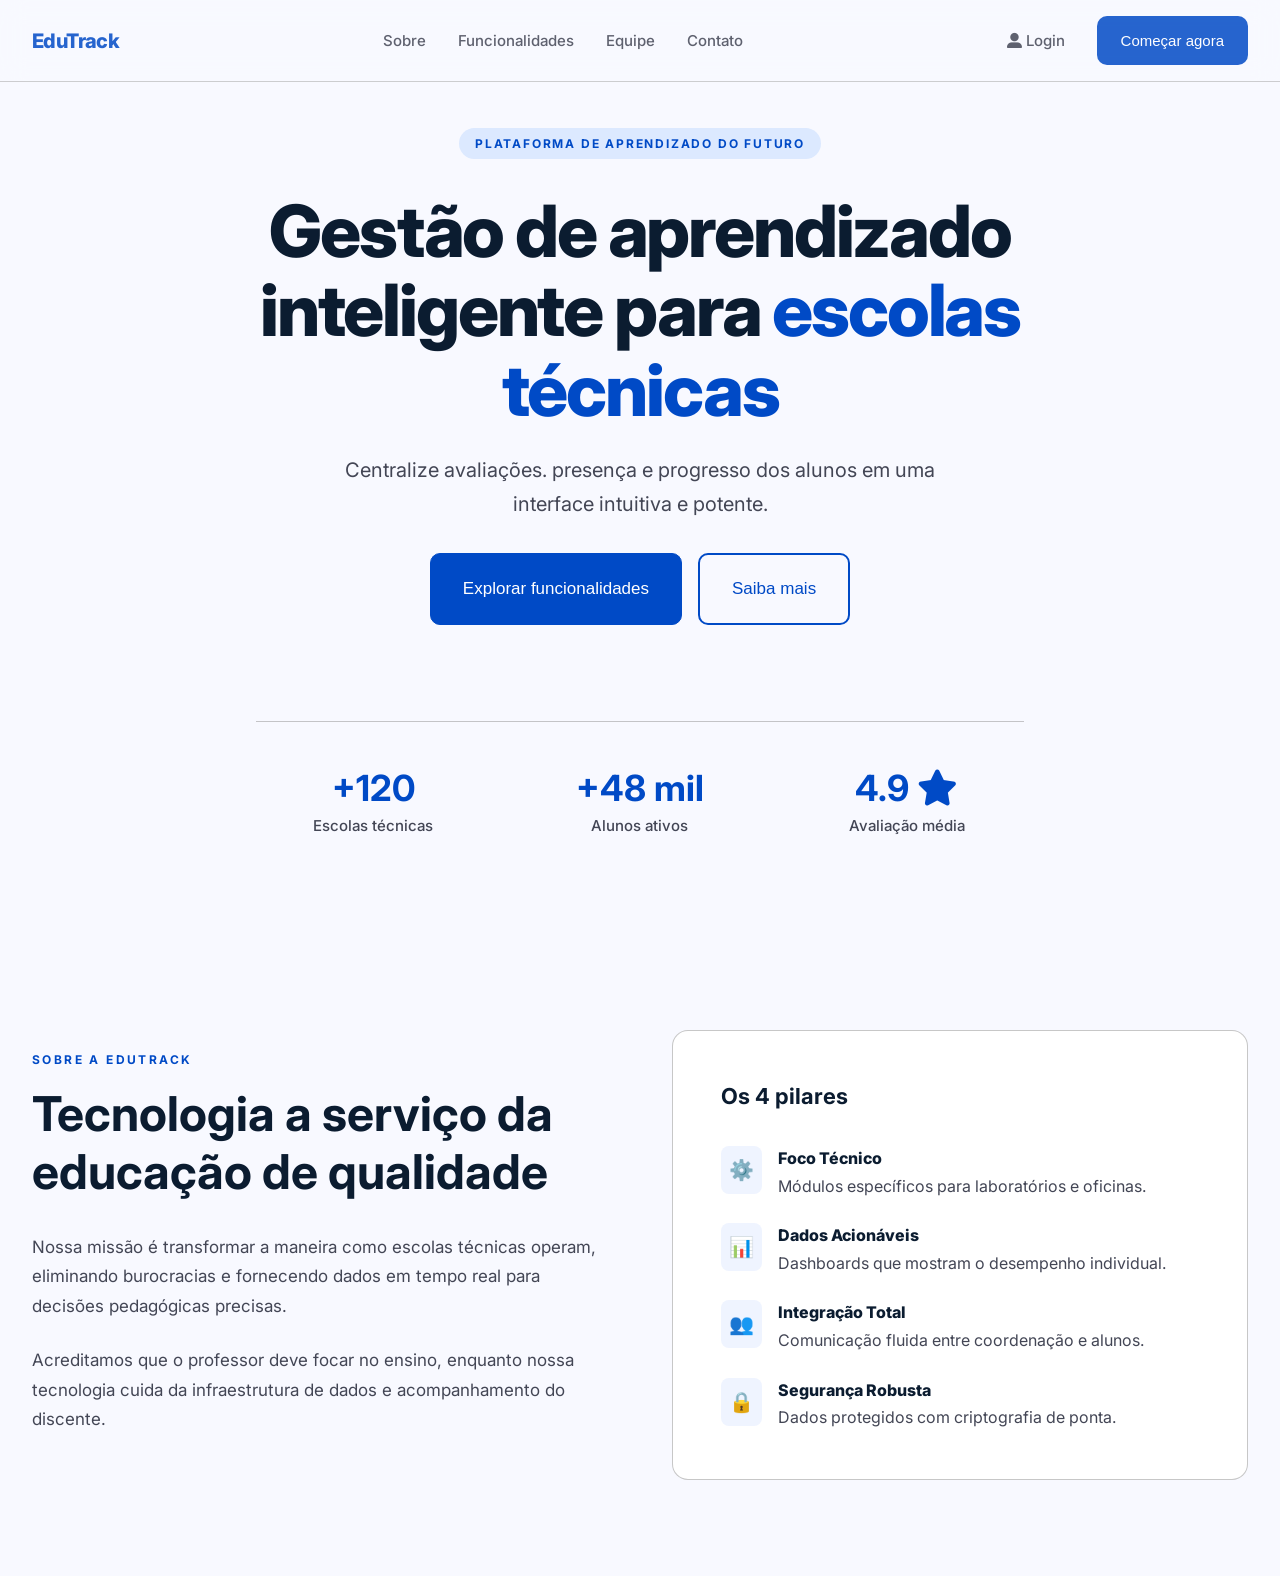
<file: index.html>
<!DOCTYPE html>
<html lang="pt-br">

<head>
    <meta charset='utf-8'>
    <title>Site</title>
    <link rel="icon" href="favicon.png" type="image/png">
    <link rel="stylesheet" href="style.css">
    <link rel="stylesheet" href="https://cdnjs.cloudflare.com/ajax/libs/font-awesome/6.5.1/css/all.min.css">
    <link rel="preconnect" href="https://fonts.googleapis.com">
    <link rel="preconnect" href="https://fonts.gstatic.com" crossorigin>
    <link
        href="https://fonts.googleapis.com/css2?family=Inter:ital,opsz,wght@0,14..32,100..900;1,14..32,100..900&display=swap"
        rel="stylesheet">
</head>

<body>
    <header class="navbar">
        <nav class="navbar-inner">
            <a href="#" class="navbar-logo">EduTrack</a>
            <ul class="navbar-links">
                <li><a href="#">Sobre</a></li>
                <li><a href="#">Funcionalidades</a></li>
                <li><a href="#">Equipe</a></li>
                <li><a href="#">Contato</a></li>
            </ul>
            <div class="navbar-botoes">
                <a href="#login" class="navbar-login-link"><i class="fa fa-user-alt"></i> Login</a>
                <button class="navbar-button">Começar agora</button>
            </div>
        </nav>
    </header>
    <main>
        <section class="hero">
            <span class="hero-label">Plataforma de aprendizado do futuro</span>
            <h1 class="hero-titulo">Gestão de aprendizado inteligente para <span class="destaque-texto">escolas
                    técnicas</span></h1>
            <p class="hero-subtitulo">Centralize avaliações. presença e progresso dos alunos em uma interface intuitiva
                e potente.</p>
            <div class="hero-botoes">
                <button class="btn-funcionalidades">Explorar funcionalidades</button>
                <button class="btn-saiba-mais">Saiba mais</button>
            </div>
            <div class="hero-estatisticas">
                <div class="hero-estatisticas-item">
                    <span class="dados-numeros">+120</span>
                    <span class="dados-descricao">Escolas técnicas</span>
                </div>
                <div class="hero-estatisticas-item">
                    <span class="dados-numeros">+48 mil</span>
                    <span class="dados-descricao">Alunos ativos</span>
                </div>
                <div class="hero-estatisticas-item">
                    <span class="dados-numeros">4.9 <i class="fa fa-star"></i></span>
                    <span class="dados-descricao">Avaliação média</i> </span>
                </div>
            </div>
        </section>
        <section class="sobre" id="sobre">
            <div class="container">
                <div class="sobre-texto">
                    <span class="secao-label">Sobre a EduTrack</span>
                    <h2 class="secao-titulo">Tecnologia a serviço da educação de qualidade</h2>
                    <p class="sobre-paragrafo">Nossa missão é transformar a maneira como escolas técnicas operam,
                        eliminando burocracias e fornecendo dados em tempo real para decisões pedagógicas precisas.</p>
                    <p class="sobre-paragrafo">Acreditamos que o professor deve focar no ensino, enquanto nossa
                        tecnologia cuida da infraestrutura de dados e acompanhamento do discente.</p>
                </div>
                <div class="sobre-pilares">
                    <h3 class="sobre-pilares-titulo">Os 4 pilares</h3>
                    <ul class="pilares-lista">
                        <li class="pilar">
                            <div class="pilar-icone">⚙️</div>
                            <div><strong class="pilar-nome">Foco Técnico</strong><span class="pilar-desc">Módulos
                                    específicos para laboratórios e oficinas.</span></div>
                        </li>
                        <li class="pilar">
                            <div class="pilar-icone">📊</div>
                            <div><strong class="pilar-nome">Dados Acionáveis</strong><span
                                    class="pilar-desc">Dashboards que mostram o desempenho individual.</span></div>
                        </li>
                        <li class="pilar">
                            <div class="pilar-icone">👥</div>
                            <div><strong class="pilar-nome">Integração Total</strong><span
                                    class="pilar-desc">Comunicação fluida entre coordenação e alunos.</span></div>
                        </li>
                        <li class="pilar">
                            <div class="pilar-icone">🔒</div>
                            <div><strong class="pilar-nome">Segurança Robusta</strong><span class="pilar-desc">Dados
                                    protegidos com criptografia de ponta.</span></div>
                        </li>
                    </ul>
                </div>
            </div>
        </section>
    </main>

</body>

</html>
</file>
<file: style.css>
/*CSS reset */

* {
    margin: 0;
    padding: 0;
    box-sizing: border-box;
}

/* Declarçao das variaveis css (custom prosperties*/
:root {
    /* cores da landing Page*/

    --cor-primaria: #004AC6;
    --cor-primaria-hover: #003ea8;
    --cor-fundo: #F8F9FF;
    --cor-branca: #ffffff;
    --cor-fundo-segundario: #EFF4FF;
    --cor-texto: #0b1c30;
    --cor-texto-suave: #434655;
    --cor-borda: #88888877;

    /* Tipografia*/
    --fonte-principal: "inter", sans-serif;

    /*espacamentos - medida : rem-> Melhor acessibilidades : respeita configuracao do usuario*/
    --espaco-xs: 0.5rem;
    --espaco-sm: 1rem;
    --espaco-md: 1.5rem;
    --espaco-lg: 2rem;
    --espaco-xl: 3rem;
    --espaco-2xl: 6rem;
    /*bordas arredondadas*/

    --raio-sm: 0.5rem;
    --raio-md: 0.75rem;
    --raio-lg: 1rem;


}

/* Estilos globais */
body {
    font-family: var(--fonte-principal);
    background-color: var(--cor-fundo);
    color: var(--cor-texto-suave);
    line-height: 1.6;
}

a {
    text-decoration: none;
}

ul {
    list-style: none;
}

.container {
    max-width: 1280px;
    margin: 0 auto;
    padding: 0 var(--espaco-lg);
}

/* Estilos para a barra de navegação */
.navbar {
    position: fixed;
    top: 0;
    left: 0;
    width: 100%;
    z-index: 999;
    background-color: var(--cor-fundo);
    opacity: 0.85;
    backdrop-filter: blur(12px);
    border-bottom: 1px solid var(--cor-borda);
}

.navbar-inner {
    display: flex;
    justify-content: space-between;
    align-items: center;
    padding: var(--espaco-sm) var(--espaco-lg);
    max-width: 1280px;
    margin: 0 auto;
}

.navbar-logo {
    font-size: 1.25rem;
    font-weight: 800;
    color: var(--cor-primaria);
    text-decoration: none;
    letter-spacing: -0.03em;
    margin-right: var(--espaco-sm);
}

.navbar-links {
    display: flex;
    gap: var(--espaco-lg);
    list-style: none;
}

.navbar-links a {
    color: var(--cor-texto-suave);
    text-decoration: none;
    font-size: 0.9375rem;
    font-weight: 500;
    transition: color 0.2s ease;
}

.navbar-links a:hover {
    color: var(--cor-primaria);
}

.navbar-botoes {
    display: flex;
    align-items: center;
    gap: var(--espaco-sm);
}

.navbar-login-link {
    background: transparent;
    color: var(--cor-texto-suave);
    padding: var(--espaco-xs) var(--espaco-sm);
    cursor: pointer;
    font-size: 0.9375rem;
    font-weight: 500;
}

.navbar-login-link:hover {
    color: var(--cor-primaria)
}

.navbar-button {
    background-color: var(--cor-primaria);
    color: var(--cor-branca);
    border: none;
    padding: var(--espaco-sm) var(--espaco-md);
    border-radius: 10px;
    transition: 500ms ease;
    cursor: pointer;
    font-size: 0.9375rem;
}

.navbar-button:hover {
    transform: scale(1.05);
    transition: 500ms ease;
    background-color: var(--cor-primaria-hover);
}

@media screen and (max-width: 768px) {
    .navbar-links {
        display: none;
    }

}

/* Estilos para a seção Hero */
.hero {
    min-height: 100vh;
    display: flex;
    flex-direction: column;
    align-items: center;
    justify-content: center;
    text-align: center;
    padding: 8rem var(--espaco-lg) var(--espaco-2xl);
    background-color: var(--cor-fundo);
}

.hero-label {
    display: inline-block;
    background-color: #dce9ff;
    color: var(--cor-primaria);
    font-size: 0.75rem;
    font-weight: 700;
    letter-spacing: 0.15em;
    text-transform: uppercase;
    padding: 0.375rem 1rem;
    border-radius: var(--raio-lg);
    margin-bottom: var(--espaco-lg);
}

.hero-titulo {
    font-size: clamp(2.5rem, 6vw, 4.5rem);
    font-weight: 800;
    line-height: 1.1;
    letter-spacing: -0.03em;
    color: var(--cor-texto);
    max-width: 56rem;
    margin-bottom: var(--espaco-md);
}

.hero-subtitulo {
    font-size: clamp(1rem, 2vw, 1.25rem);
    color: var(--cor-texto-suave);
    max-width: 42rem;
    line-height: 1.7;
    margin-bottom: var(--espaco-lg);
}

.hero-botoes {
    display: flex;
    gap: var(--espaco-sm);
    flex-wrap: wrap;
    justify-content: center;
    margin-bottom: var(--espaco-2xl);
}

.btn-funcionalidades {
    font-size: 1.0625rem;
    background-color: var(--cor-primaria);
    color: #fff;
    border: 1px solid var(--cor-primaria);
    padding: var(--espaco-md) var(--espaco-lg);
    border-radius: 10px;
    transition: 500ms ease;
}

.btn-funcionalidades:hover {
    transform: scale(1.03);
    transition: 500ms ease;
    background-color: var(--cor-primaria-hover);
}

.btn-saiba-mais {
    font-size: 1.0625rem;
    background-color: transparent;
    color: var(--cor-primaria);
    border: 2px solid var(--cor-primaria);
    padding: var(--espaco-md) var(--espaco-lg);
    border-radius: 10px;
    transition: 500ms ease;
    font-weight: 500;
}

.btn-saiba-mais:hover {
    background-color: rgba(0, 74, 198, 0.06);
}

.destaque-texto {
    color: var(--cor-primaria)
}

.hero-estatisticas {
    display: grid;
    grid-template-columns: repeat(3, 1fr);
    gap: var(--espaco-lg);
    width: 100%;
    max-width: 48rem;
    padding-top: var(--espaco-xl);
    border-top: 1px solid var(--cor-borda);
}

.hero-estatisticas-item {
    display: flex;
    flex-direction: column;
    align-items: center;
    gap: var(--espaco-xs);
}

.dados-numeros {
    font-size: 2.25rem;
    font-weight: 700;
    color: var(--cor-primaria);
    line-height: 1;
}

.dados-descricao {
    font-size: 0.9375rem;
    color: var(--cor-texto-suave);
    font-weight: 500;

}

@media screen and (max-width: 768px) {

    .hero-estatisticas {
        flex-direction: column;
        display: flex;
    }
}

/* Estilos para a seção Sobre */
.sobre {
    padding: var(--espaco-2xl) 0;
}

.sobre .container {
    display: grid;
    grid-template-columns: 1fr 1fr;
    gap: 4rem;
    align-items: center;
}

.secao-label {
    display: block;
    font-size: 0.75rem;
    font-weight: 700;
    letter-spacing: 0.2em;
    text-transform: uppercase;
    color: var(--cor-primaria);
    margin-bottom: var(--espaco-sm);
}

.secao-titulo {
    font-size: clamp(1.75rem, 4vw, 3rem);
    font-weight: 700;
    line-height: 1.2;
    color: var(--cor-texto);
    margin-bottom: var(--espaco-lg);
}

.sobre-paragrafo {
    font-size: 1.0625rem;
    color: var(--cor-texto-suave);
    line-height: 1.75;
    margin-bottom: var(--espaco-md);
}

/* Estilos para a seção Sobre Pilares */
.sobre-pilares {
    background-color: var(--cor-branca);
    border: 1px solid var(--cor-borda);
    border-radius: var(--raio-lg);
    padding: var(--espaco-xl);
}

.sobre-pilares-titulo {
    font-size: 1.375rem;
    font-weight: 700;
    color: var(--cor-texto);
    margin-bottom: var(--espaco-lg);
}
.pilares-lista{
    list-style: none;
    display: flex;
    flex-direction: column;
    gap: var(--espaco-md);
}
.pilar{
    display: flex;
    gap: var(--espaco-sm);
    align-items: flex-start;
}
.pilar-icone{
    font-size: 1.25rem;
    background-color: var(--cor-fundo-segundario);
    padding: var(--espaco-xs);
    border-radius: var(--raio-sm);
    flex-shrink: 0;
}

.pilar-nome{
    display: block;
    font-weight: 800;
    color: var(--cor-texto);
    margin-bottom: 2px;
}

@media screen and (max-width: 768px) {

    .hero-estatisticas {
        flex-direction: column;
        display: flex;
    }
}
</file>
